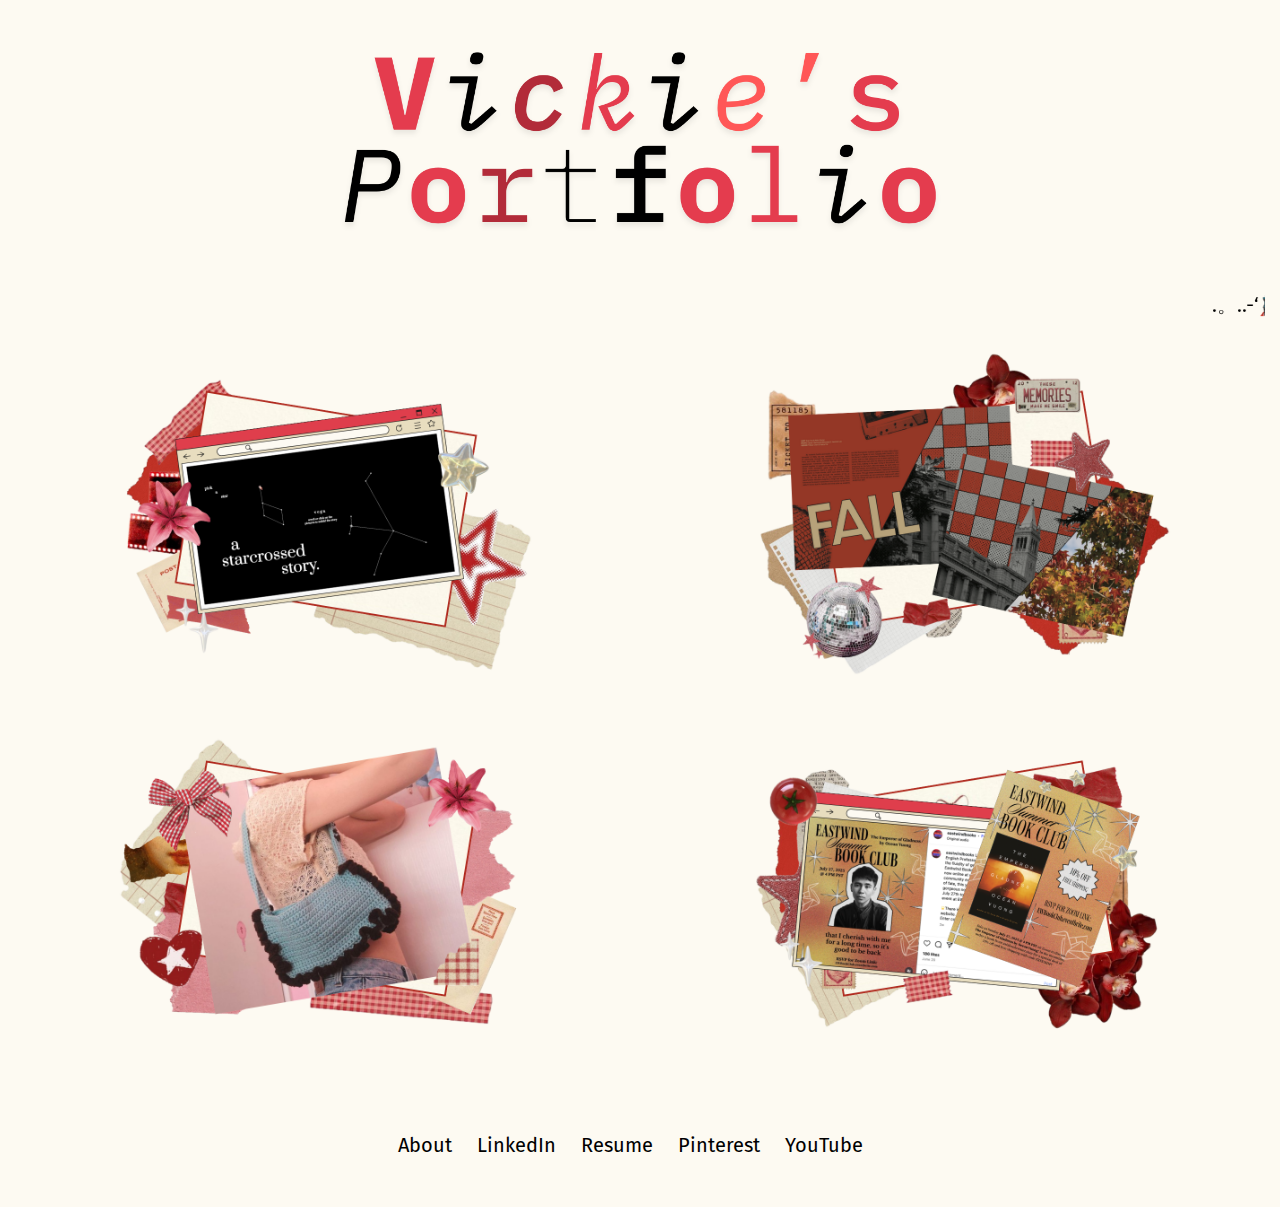
<file: index.html>
<!DOCTYPE html>
<html lang="en">
<head>
<title>Home</title>
<link rel="stylesheet" href="style.css">
<meta charset="UTF-8">
<meta name="viewport" content="width=device-width, initial-scale=1">
<link rel="preconnect" href="https://fonts.googleapis.com">
<link rel="preconnect" href="https://fonts.gstatic.com" crossorigin>
<link href="https://fonts.googleapis.com/css2?family=Fira+Sans&display=swap" rel="stylesheet">
<link rel="icon" type="image/png" href="favicon.png">
<img class="header" src="images/portfolioHeader.png" alt="Vickie's Portfolio">
</head>
<body>
<div class="container">
<div class="miniHeader"><marquee loop="infinite">.。..-‘🚂-‘. ☆ hello! welcome to my scrapbook of projects. enjoy your journey here! .。.. ☆ ᯓᡣ𐭩 </marquee></div>
<div class="content1"> <a href="starcrossedStory.html"><img onmouseout="this.src='content/content1.png';" onmouseover="this.src='content/content1H.png';" src="content/content1.png" alt="Picture of Starcrossed Story" class="center"></a>
</div>

<div class="content2"> <a href="yearbook.html"><img onmouseout="this.src='content/content2.png';" onmouseover="this.src='content/content2H.png';" src="content/content2.png" alt="Picture of yearbook" class="center"></a>
</div>

<div class="content3"> <a href="crochet.html"><img onmouseout="this.src='content/content3.png';" onmouseover="this.src='content/content3H.png';" src="content/content3.png" alt="Picture of crochet" class="center"></a>
</div>

<div class="content4"> <a href="books.html"><img onmouseout="this.src='content/content4.png';" onmouseover="this.src='content/content4H.png';" src="content/content4.png" alt="Picture of book" class="center"></a>
</div>
</div>
<div class="footer"> 
    <a href="about.html">About&nbsp;&nbsp;&nbsp&nbsp;</a>
    <a href="https://www.linkedin.com/in/vickie-cai/">LinkedIn&nbsp;&nbsp;&nbsp&nbsp;</a> 
    <a href="images/Vickie Cai Resume 2026.pdf">Resume&nbsp;&nbsp;&nbsp&nbsp;</a> 
    <a href="https://www.pinterest.com/moonkeike/">Pinterest&nbsp;&nbsp;&nbsp&nbsp;</a>
    <a href="https://www.youtube.com/@vickeikei">YouTube&nbsp;&nbsp;&nbsp&nbsp;</a>
</div>


</body>
</html>
</file>
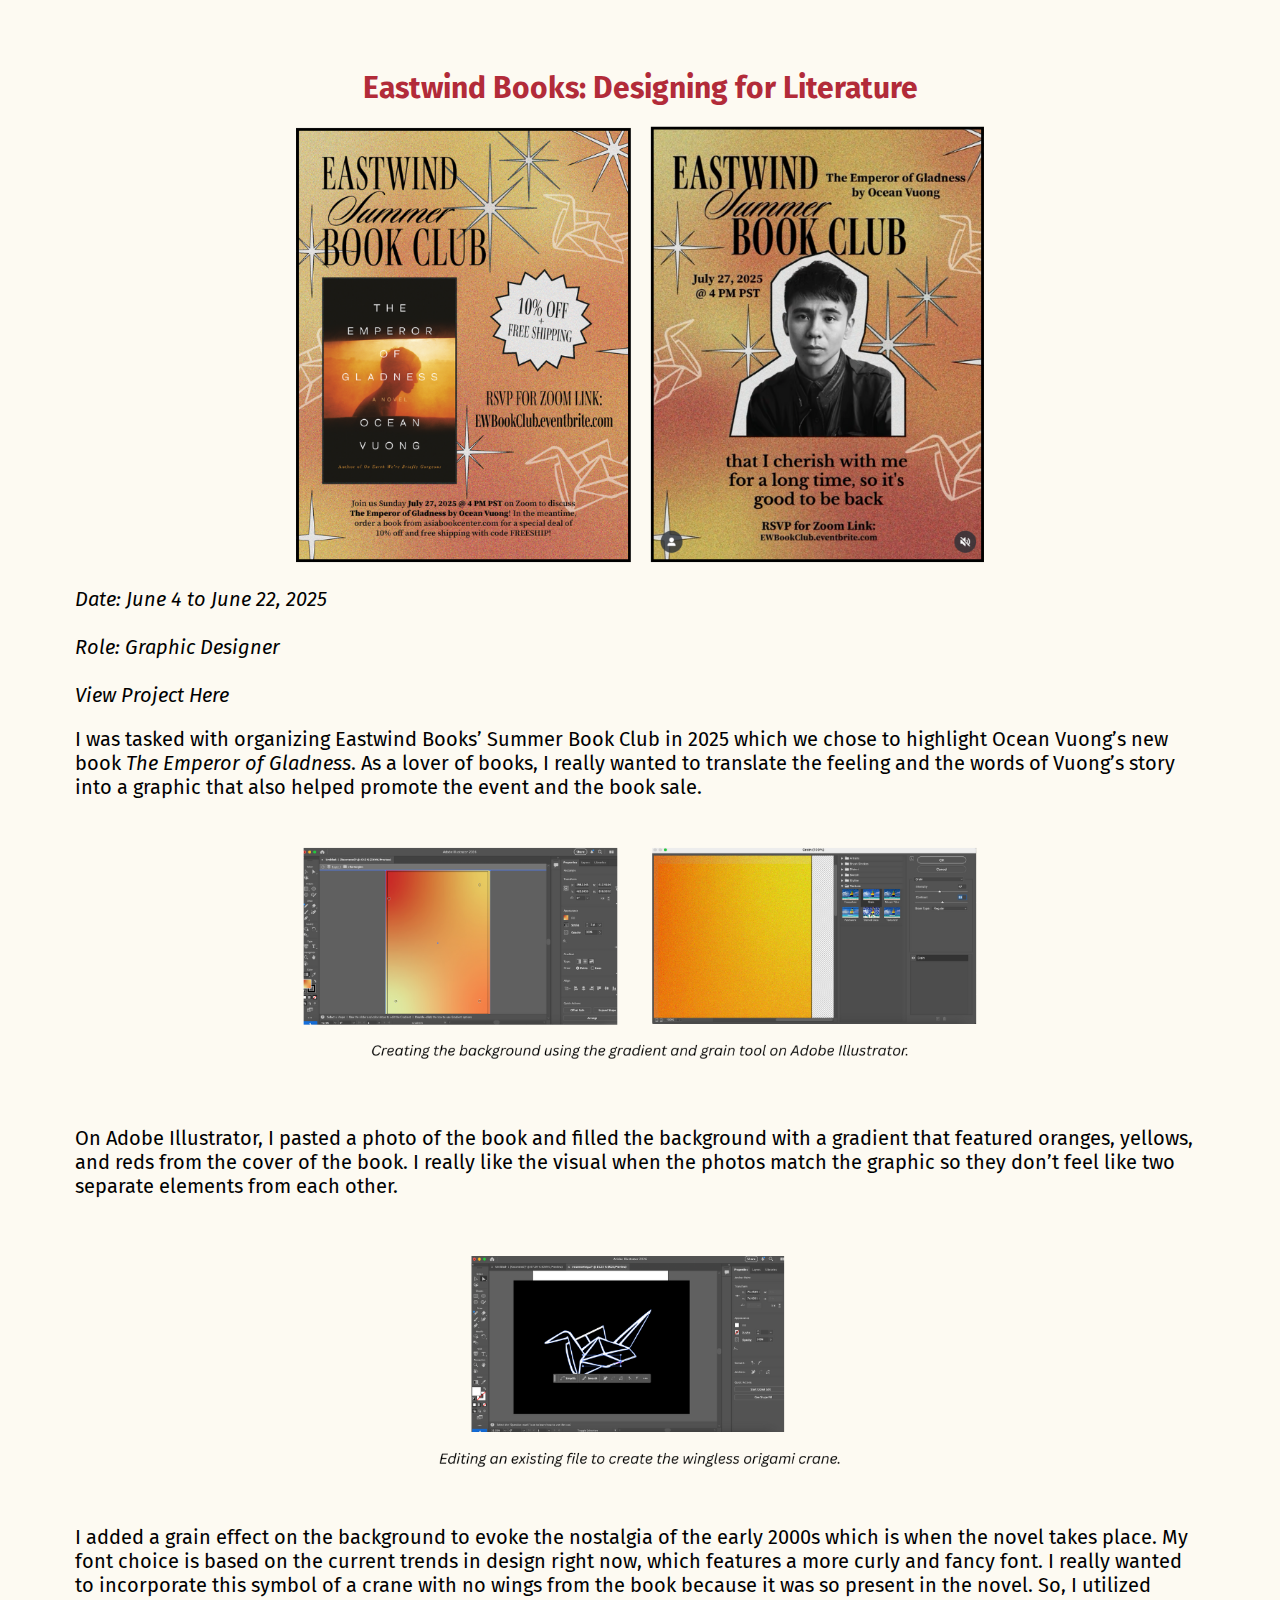
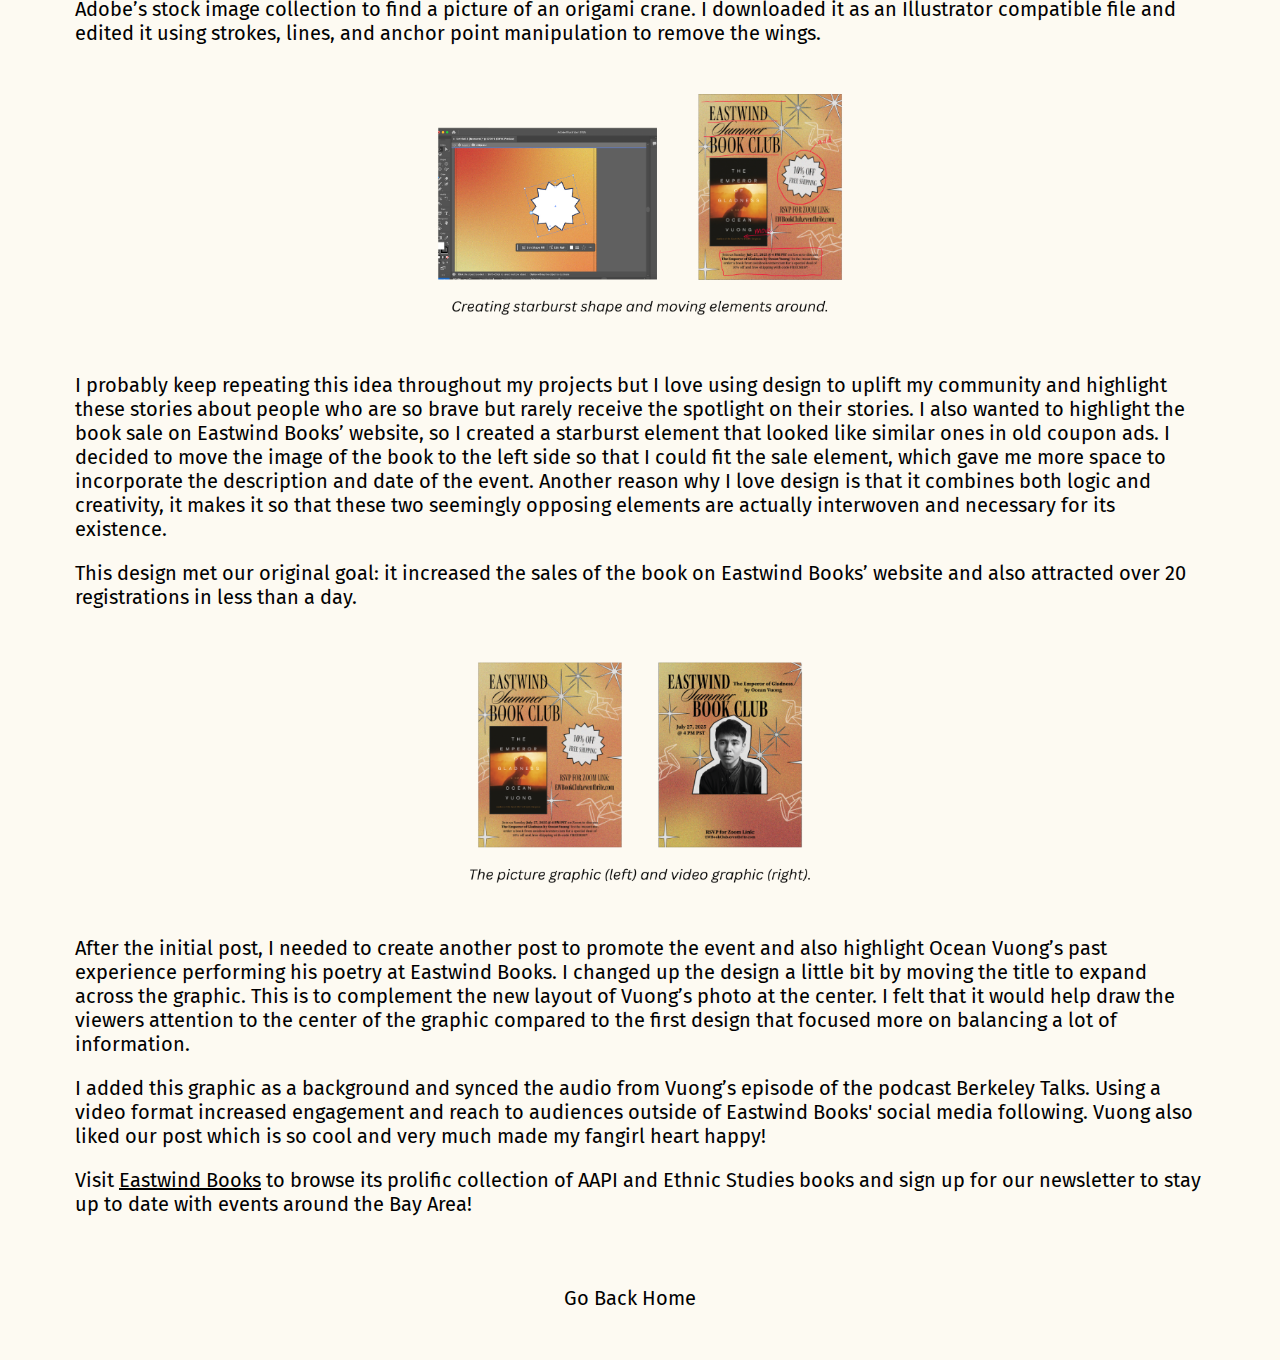
<file: books.html>
<!DOCTYPE html>
<html lang="en">
<head>
<title>Eastwind Books: Designing for Literature</title>
<link rel="stylesheet" href="style.css">
<meta charset="UTF-8">
<meta name="viewport" content="width=device-width, initial-scale=1">
<link rel="preconnect" href="https://fonts.googleapis.com">
<link rel="preconnect" href="https://fonts.gstatic.com" crossorigin>
<link href="https://fonts.googleapis.com/css2?family=Fira+Sans&display=swap" rel="stylesheet">
</head>
<body> 
    <h1>Eastwind Books: Designing for Literature</h1>
    <p> <img class="header" src="images/eastwindBook.png"> </p>
    <p> <i>Date: June 4 to June 22, 2025 <br> <br>Role:  Graphic Designer <br> <br> <a href="https://www.instagram.com/reel/DLJF6Ddyyw1/?utm_source=ig_web_copy_link&igsh=MzRlODBiNWFlZA=="> View Project Here</a> </i></p>
    <p>I was tasked with organizing Eastwind Books’ Summer Book Club in 2025 which we chose to highlight Ocean Vuong’s new book <i>The Emperor of Gladness</i>. As a lover of books, I really wanted to translate the feeling and the words of Vuong’s story into a graphic that also helped promote the event and the book sale. </p>
    <img src="captions/13.png" style="width:75%" class="center">
    <p>On Adobe Illustrator, I pasted a photo of the book and filled the background with a gradient that featured oranges, yellows, and reds from the cover of the book. I really like the visual when the photos match the graphic so they don’t feel like two separate elements from each other. </p>
    <img src="captions/14.png" style="width:75%" class="center">
    <p>I added a grain effect on the background to evoke the nostalgia of the early 2000s which is when the novel takes place. My font choice is based on the current trends in design right now, which features a more curly and fancy font. I really wanted to incorporate this symbol of a crane with no wings from the book because it was so present in the novel. So, I utilized Adobe’s stock image collection to find a picture of an origami crane. I downloaded it as an Illustrator compatible file and edited it using strokes, lines, and anchor point manipulation to remove the wings.</p>
    <img src="captions/15.png" style="width:75%" class="center">
    <p>I probably keep repeating this idea throughout my projects but I love using design to uplift my community and highlight these stories about people who are so brave but rarely receive the spotlight on their stories. I also wanted to highlight the book sale on Eastwind Books’ website, so I created a starburst element that looked like similar ones in old coupon ads. I decided to move the image of the book to the left side so that I could fit the sale element, which gave me more space to incorporate the description and date of the event. Another reason why I love design is that it combines both logic and creativity, it makes it so that these two seemingly opposing elements are actually interwoven and necessary for its existence. </p>
    <p>This design met our original goal: it increased the sales of the book on Eastwind Books’ website and also attracted over 20 registrations in less than a day.  </p>
    <img src="captions/16.png" style="width:75%" class="center">
    <p>After the initial post, I needed to create another post to promote the event and also highlight Ocean Vuong’s past experience performing his poetry at Eastwind Books. I changed up the design a little bit by moving the title to expand across the graphic. This is to complement the new layout of Vuong’s photo at the center. I felt that it would help draw the viewers attention to the center of the graphic compared to the first design that focused more on balancing a lot of information. </p>
    <p>I added this graphic as a background and synced the audio from Vuong’s episode of the podcast Berkeley Talks. Using a video format increased engagement and reach to audiences outside of Eastwind Books' social media following. Vuong also liked our post which is so cool and very much made my fangirl heart happy!</p>
    <p>Visit <a style="text-decoration: underline;" href="https://www.asiabookcenter.com/">Eastwind Books</a> to browse its prolific collection of AAPI and Ethnic Studies books and sign up for our newsletter to stay up to date with events around the Bay Area!</p>
</body>
<div class="footer"> 
        <a href="index.html">Go Back Home&nbsp;&nbsp;&nbsp&nbsp;</a>
    </div>
</html>
</file>
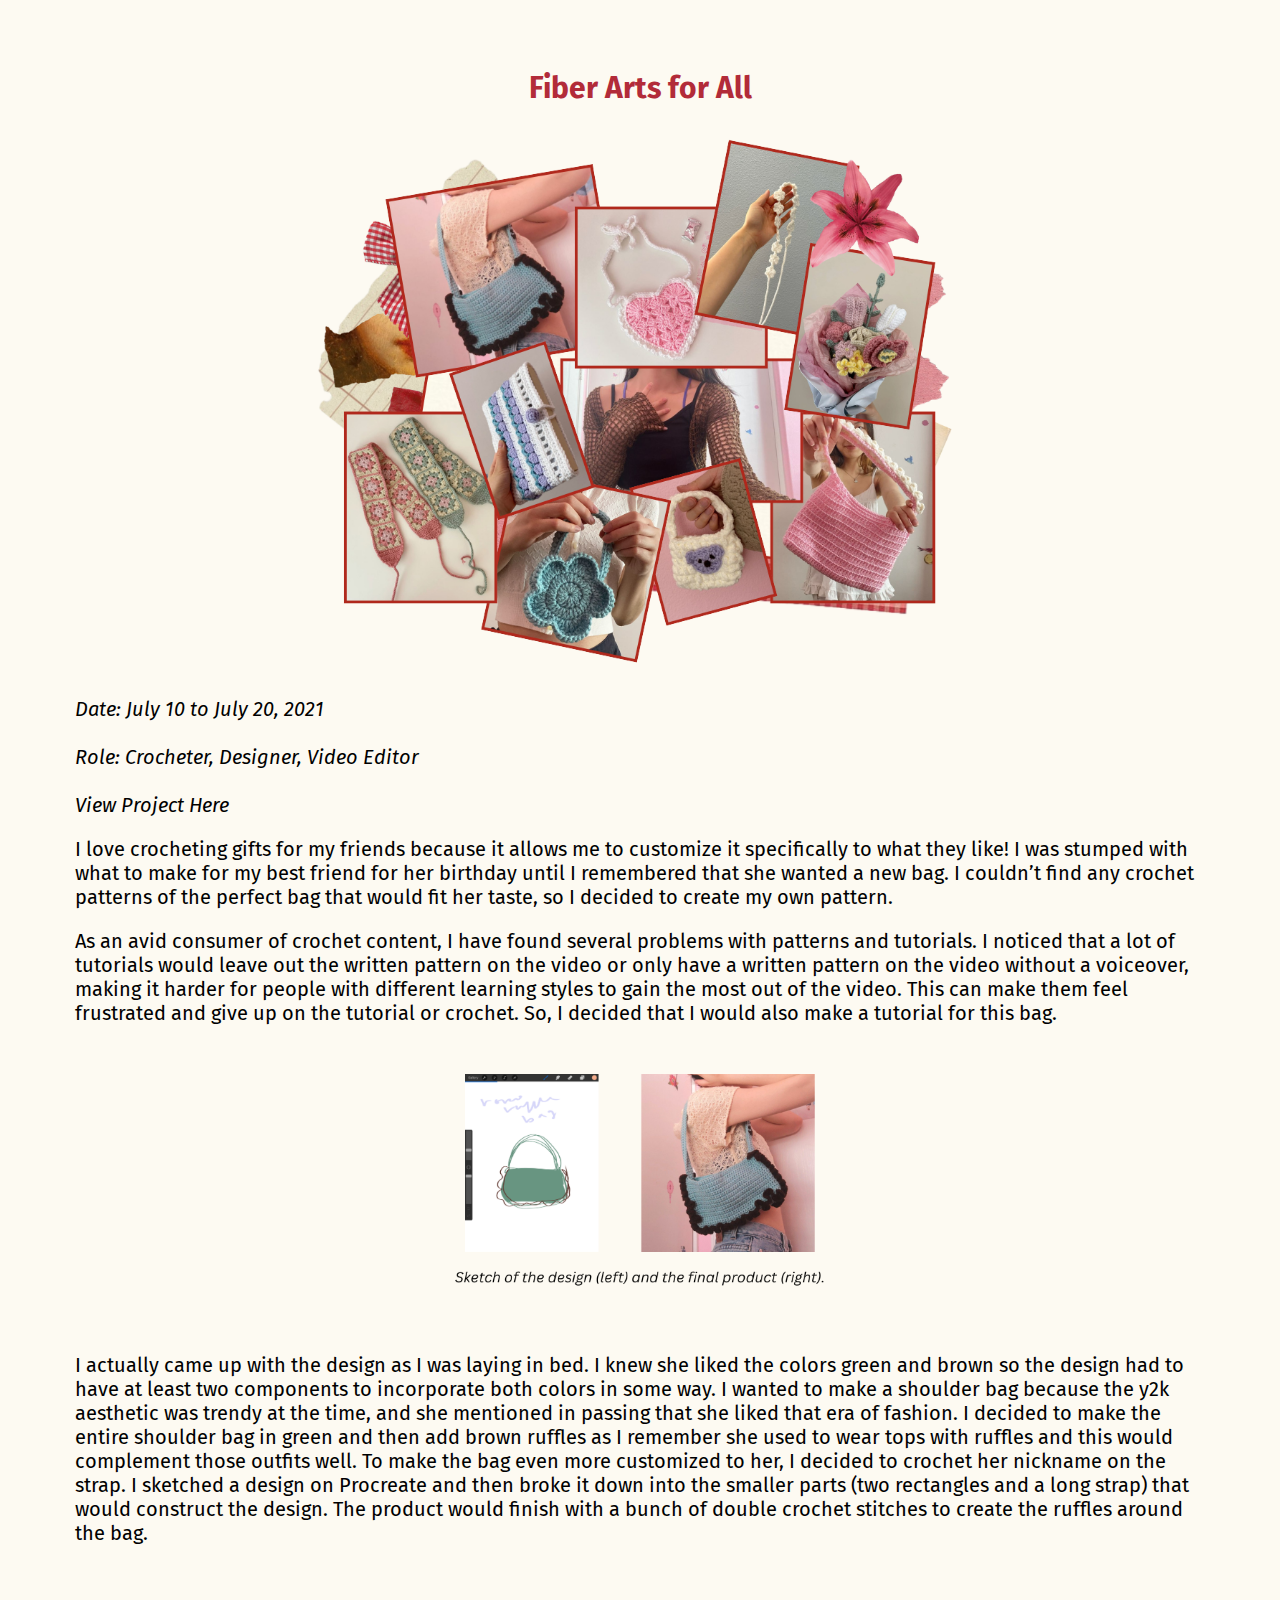
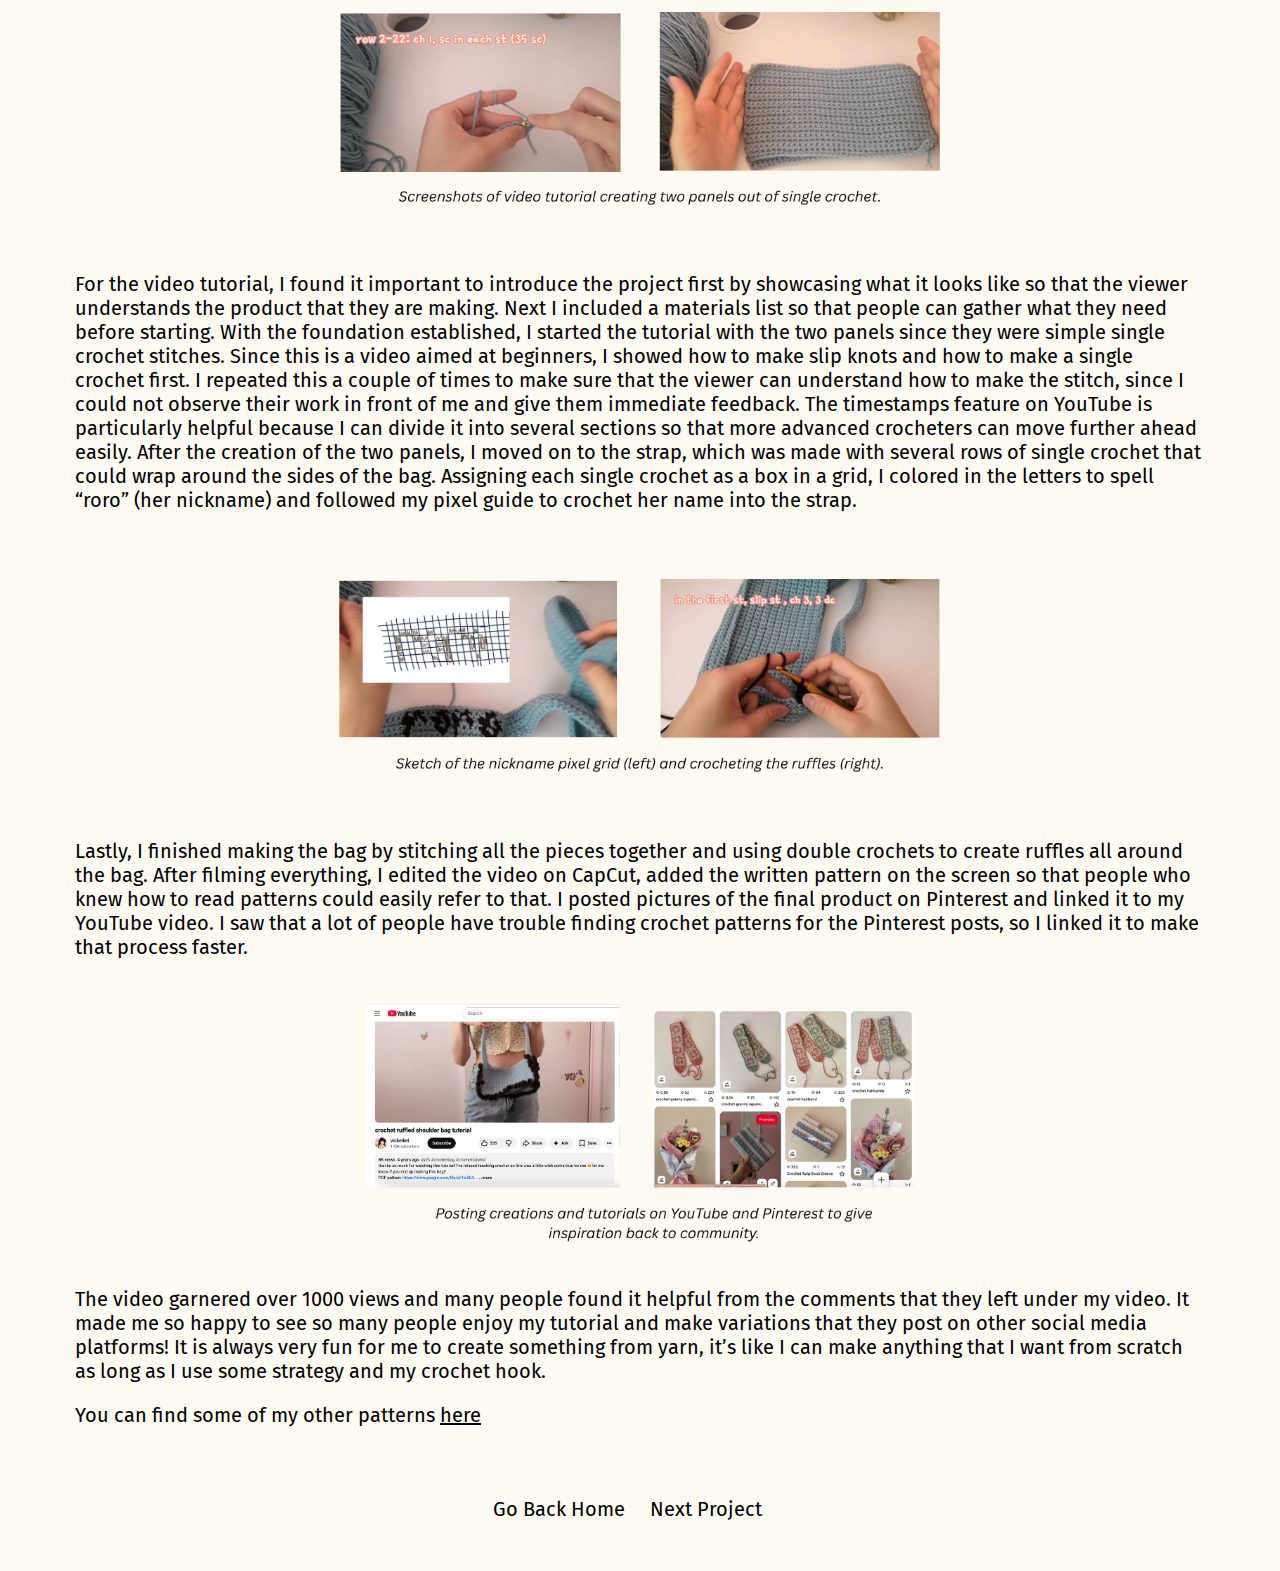
<file: crochet.html>
<!DOCTYPE html>
<html lang="en">
<head>
<title>Fiber Arts for All</title>
<link rel="stylesheet" href="style.css">
<meta charset="UTF-8">
<meta name="viewport" content="width=device-width, initial-scale=1">
<link rel="preconnect" href="https://fonts.googleapis.com">
<link rel="preconnect" href="https://fonts.gstatic.com" crossorigin>
<link href="https://fonts.googleapis.com/css2?family=Fira+Sans&display=swap" rel="stylesheet">
<link rel="icon" type="image/png" href="favicon.png">
</head>
<body> 
<h1>Fiber Arts for All</h1>
    <p> <img class="header" src="images/crochetcollage.png"> </p>
    <p><i>Date: July 10 to July 20, 2021 <br> <br>Role: Crocheter, Designer, Video Editor <br> <br> <a href="https://youtu.be/2nMO1wftzbc?si=FFxtA1iArHZ-XTm2"> View Project Here</a> </i></p>
    <p>I love crocheting gifts for my friends because it allows me to customize it specifically to what they like! I was stumped with what to make for my best friend for her birthday until I remembered that she wanted a new bag. I couldn’t find any crochet patterns of the perfect bag that would fit her taste, so I decided to create my own pattern. </p>
    <p>As an avid consumer of crochet content, I have found several problems with patterns and tutorials. I noticed that a lot of tutorials would leave out the written pattern on the video or only have a written pattern on the video without a voiceover, making it harder for people with different learning styles to gain the most out of the video. This can make them feel frustrated and give up on the tutorial or crochet. So, I decided that I would also make a tutorial for this bag.</p>
    <img src="captions/9.png" style="width:75%" class="center">
    <p>I actually came up with the design as I was laying in bed. I knew she liked the colors green and brown so the design had to have at least two components to incorporate both colors in some way. I wanted to make a shoulder bag because the y2k aesthetic was trendy at the time, and she mentioned in passing that she liked that era of fashion. I decided to make the entire shoulder bag in green and then add brown ruffles as I remember she used to wear tops with ruffles and this would complement those outfits well. To make the bag even more customized to her, I decided to crochet her nickname on the strap. I sketched a design on Procreate and then broke it down into the smaller parts (two rectangles and a long strap) that would construct the design. The product would finish with a bunch of double crochet stitches to create the ruffles around the bag. </p>
    <img src="captions/10.png" style="width:75%" class="center">
    <p>For the video tutorial, I found it important to introduce the project first by showcasing what it looks like so that the viewer understands the product that they are making. Next I included a materials list so that people can gather what they need before starting. With the foundation established, I started the tutorial with the two panels since they were simple single crochet stitches. Since this is a video aimed at beginners, I showed how to make slip knots and how to make a single crochet first. I repeated this a couple of times to make sure that the viewer can understand how to make the stitch, since I could not observe their work in front of me and give them immediate feedback. The timestamps feature on YouTube is particularly helpful because I can divide it into several sections so that more advanced crocheters can move further ahead easily. After the creation of the two panels, I moved on to the strap, which was made with several rows of single crochet that could wrap around the sides of the bag. Assigning each single crochet as a box in a grid, I colored in the letters to spell “roro” (her nickname) and followed my pixel guide to crochet her name into the strap. </p>
    <img src="captions/11.png" style="width:75%" class="center">
    <p>Lastly, I finished making the bag by stitching all the pieces together and using double crochets to create ruffles all around the bag. After filming everything, I edited the video on CapCut, added the written pattern on the screen so that people who knew how to read patterns could easily refer to that. I posted pictures of the final product on Pinterest and linked it to my YouTube video. I saw that a lot of people have trouble finding crochet patterns for the Pinterest posts, so I linked it to make that process faster. </p>
    <img src="captions/12.png" style="width:75%" class="center">
    <p>The video garnered over 1000 views and many people found it helpful from the comments that they left under my video. It made me so happy to see so many people enjoy my tutorial and make variations that they post on other social media platforms! It is always very fun for me to create something from yarn, it’s like I can make anything that I want from scratch as long as I use some strategy and my crochet hook. </p>
    <p>You can find some of my other patterns <a style="text-decoration: underline;" href="https://youtube.com/playlist?list=PLb0MJXix6_QCb5utTpy-0qFor5STPYjn1&si=ETyiwZG8tLMXSgWa">here</a></p>
</body>
<div class="footer"> 
        <a href="index.html">Go Back Home&nbsp;&nbsp;&nbsp&nbsp;</a>
        <a href="books.html">Next Project &nbsp;&nbsp;&nbsp&nbsp;</a>
    </div>
</html>
</file>
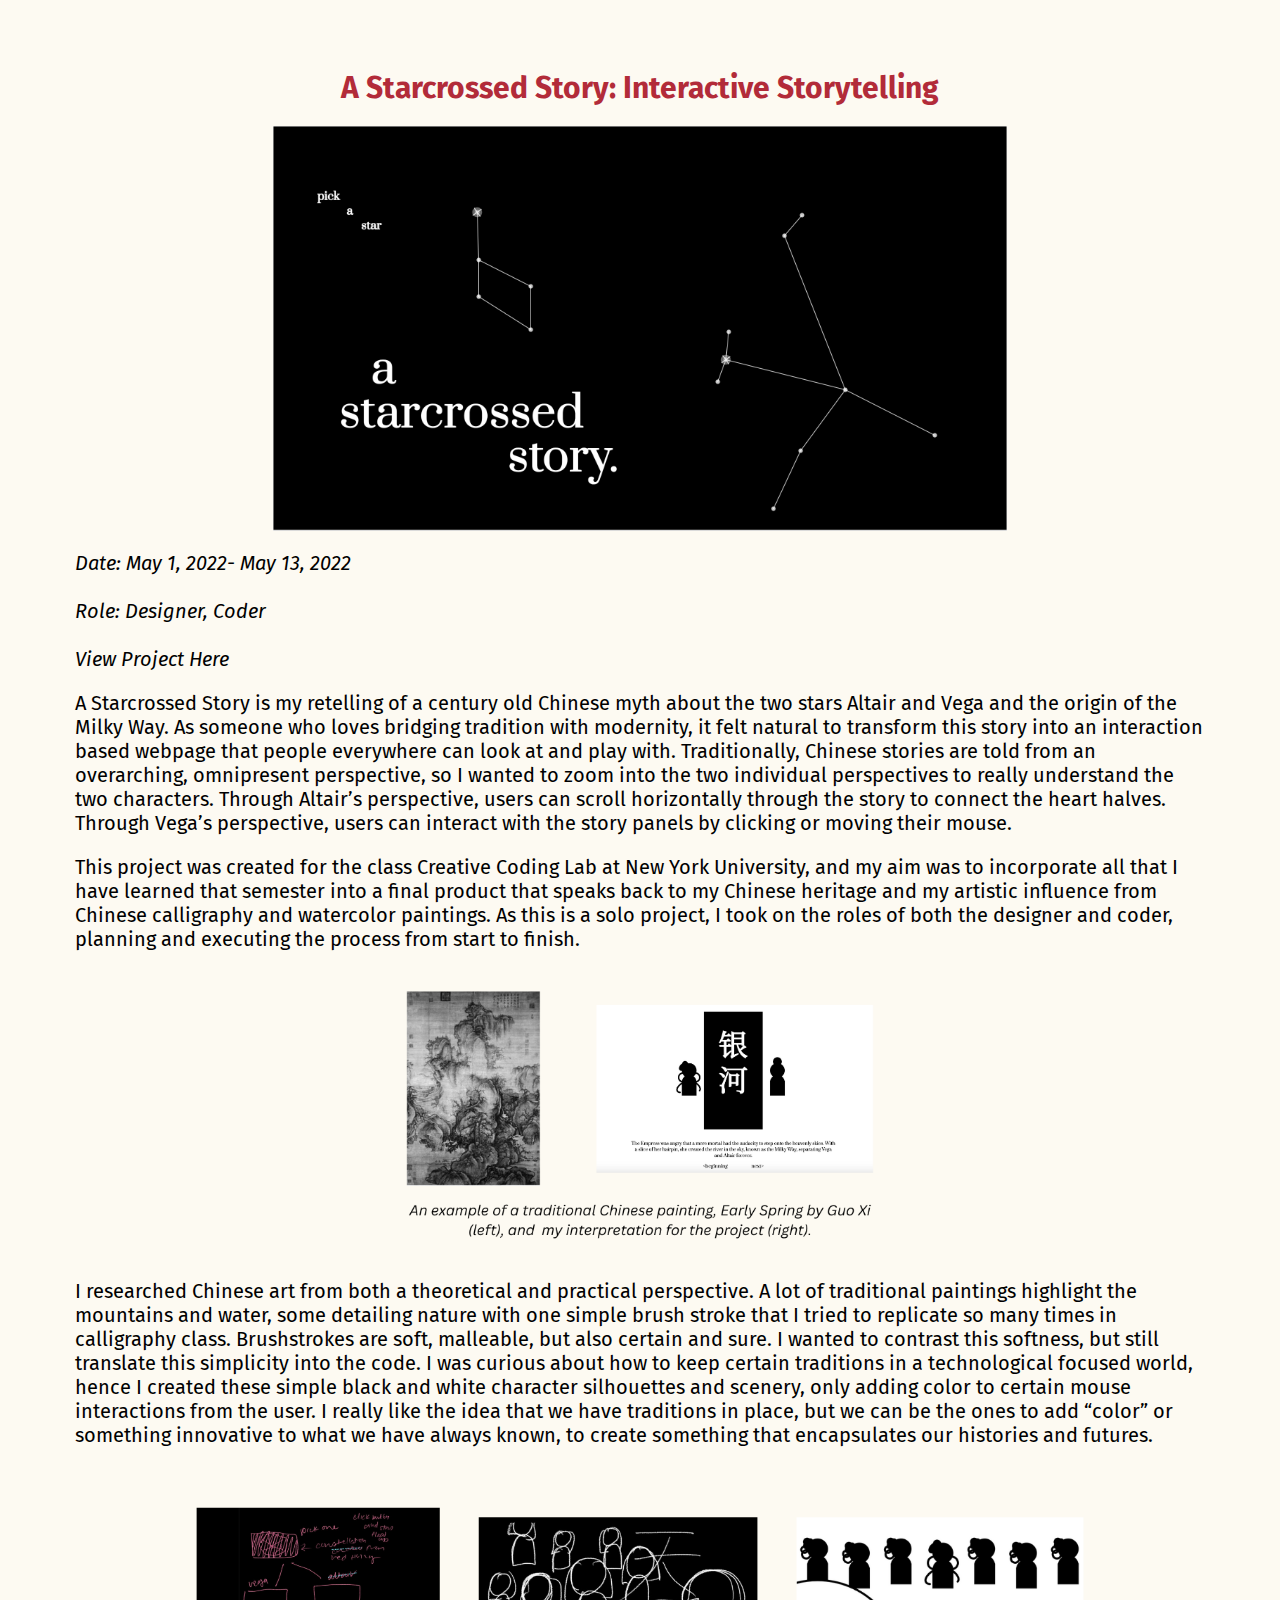
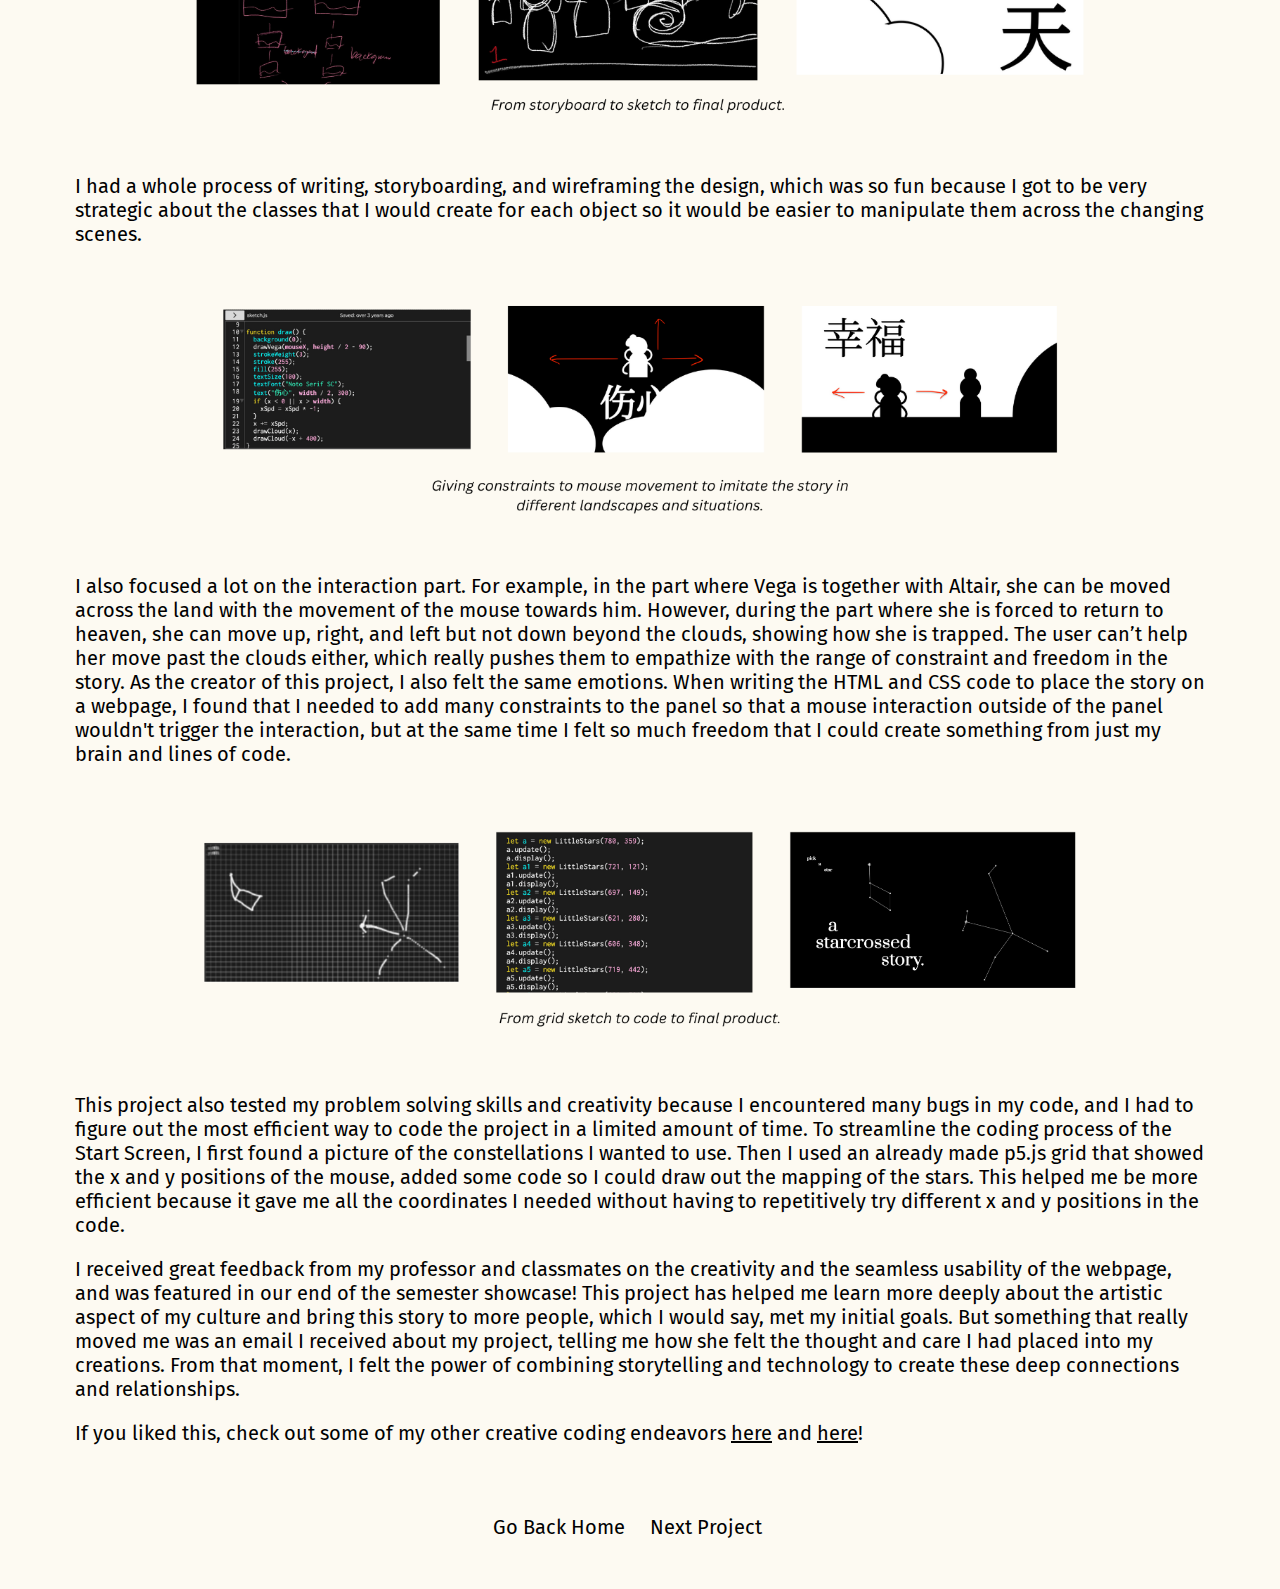
<file: starcrossedStory.html>
<!DOCTYPE html>
<html lang="en">
<head>
<title>A Starcrossed Story: Interactive Storytelling</title>
<link rel="stylesheet" href="style.css">
<meta charset="UTF-8">
<meta name="viewport" content="width=device-width, initial-scale=1">
<link rel="preconnect" href="https://fonts.googleapis.com">
<link rel="preconnect" href="https://fonts.gstatic.com" crossorigin>
<link href="https://fonts.googleapis.com/css2?family=Fira+Sans&display=swap" rel="stylesheet">
</head>
<body>  
    <h1>A Starcrossed Story: Interactive Storytelling</h1>
    <p> <img class="header" src="images/startscreenSTAR.png"> </p>
    <p><i>Date: May 1, 2022- May 13, 2022 <br> <br>Role: Designer, Coder <br> <br> <a href="https://vickeikei.github.io/cclabsp22/ProjectB/"> View Project Here</a> </i></p>
    <p>A Starcrossed Story is my retelling of a century old Chinese myth about the two stars Altair and Vega and the origin of the Milky Way. As someone who loves bridging tradition with modernity, it felt natural to transform this story into an interaction based webpage that people everywhere can look at and play with. Traditionally, Chinese stories are told from an overarching, omnipresent perspective, so I wanted to zoom into the two individual perspectives to really understand the two characters. Through Altair’s perspective, users can scroll horizontally through the story to connect the heart halves. Through Vega’s perspective, users can interact with the story panels by clicking or moving their mouse. </p>
    <p>This project was created for the class Creative Coding Lab at New York University, and my aim was to incorporate all that I have learned that semester into a final product that speaks back to my Chinese heritage and my artistic influence from Chinese calligraphy and watercolor paintings. As this is a solo project, I took on the roles of both the designer and coder, planning and executing the process from start to finish. </p>
    <img src="captions/1.png" style="width:75%" class="center">
    <p>I researched Chinese art from both a theoretical and practical perspective. A lot of traditional paintings highlight the mountains and water, some detailing nature with one simple brush stroke that I tried to replicate so many times in calligraphy class. Brushstrokes are soft, malleable, but also certain and sure. I wanted to contrast this softness, but still translate this simplicity into the code. I was curious about how to keep certain traditions in a technological focused world, hence I created these simple black and white character silhouettes and scenery, only adding color to certain mouse interactions from the user. I really like the idea that we have traditions in place, but we can be the ones to add “color” or something innovative to what we have always known, to create something that encapsulates our histories and futures. </p>
    <img src="captions/2.png" style="width:75%" class="center">
    <p>I had a whole process of writing, storyboarding, and wireframing the design, which was so fun because I got to be very strategic about the classes that I would create for each object so it would be easier to manipulate them across the changing scenes. </p> 
    <img src="captions/3.png" style="width:75%" class="center">
    <p>I also focused a lot on the interaction part. For example, in the part where Vega is together with Altair, she can be moved across the land with the movement of the mouse towards him. However, during the part where she is forced to return to heaven, she can move up, right, and left but not down beyond the clouds, showing how she is trapped. The user can’t help her move past the clouds either, which really pushes them to empathize with the range of constraint and freedom in the story. As the creator of this project, I also felt the same emotions. When writing the HTML and CSS code to place the story on a webpage, I found that I needed to add many constraints to the panel so that a mouse interaction outside of the panel wouldn't trigger the interaction, but at the same time I felt so much freedom that I could create something from just my brain and lines of code. 
    </p>
    <img src="captions/4.png" style="width:75%" class="center">
    <p>This project also tested my problem solving skills and creativity because I encountered many bugs in my code, and I had to figure out the most efficient way to code the project in a limited amount of time. To streamline the coding process of the Start Screen, I first found a picture of the constellations I wanted to use. Then I used an already made p5.js grid that showed the x and y positions of the mouse, added some code so I could draw out the mapping of the stars. This helped me be more efficient because it gave me all the coordinates I needed without having to repetitively try different x and y positions in the code.</p>
    <p>I received great feedback from my professor and classmates on the creativity and the seamless usability of the webpage, and was featured in our end of the semester showcase! This project has helped me learn more deeply about the artistic aspect of my culture and bring this story to more people, which I would say, met my initial goals. But something that really moved me was an email I received about my project, telling me how she felt the thought and care I had placed into my creations. From that moment, I felt the power of combining storytelling and technology to create these deep connections and relationships.
    </p>
    <p>If you liked this, check out some of my other creative coding endeavors <a style="text-decoration: underline;" href="https://vickeikei.github.io/interaction/yumeProject/index.html">here</a> and  <a style="text-decoration: underline;" href="https://editor.p5js.org/vickiecai/sketches">here</a>! </p>
</body>
<div class="footer"> 
        <a href="index.html">Go Back Home&nbsp;&nbsp;&nbsp&nbsp;</a>
        <a href="yearbook.html">Next Project &nbsp;&nbsp;&nbsp&nbsp;</a>
    </div>
</html>
</file>
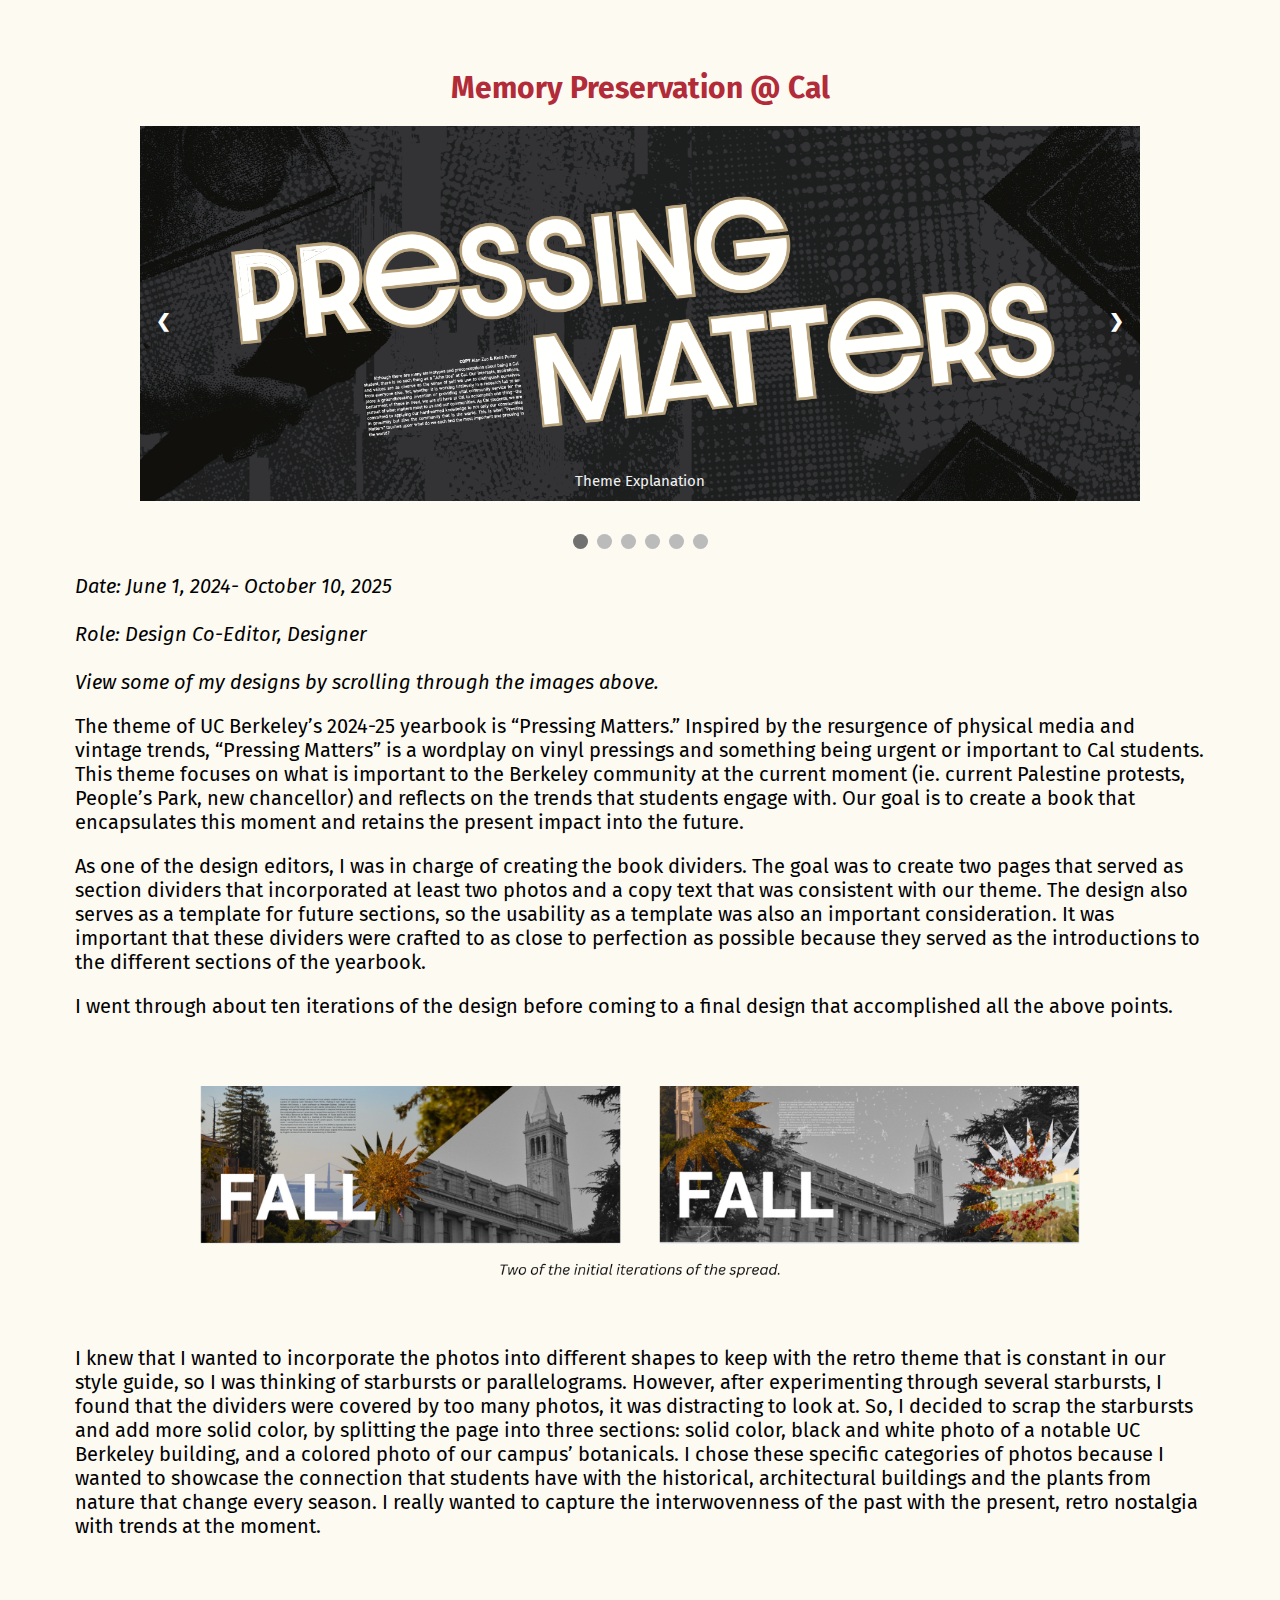
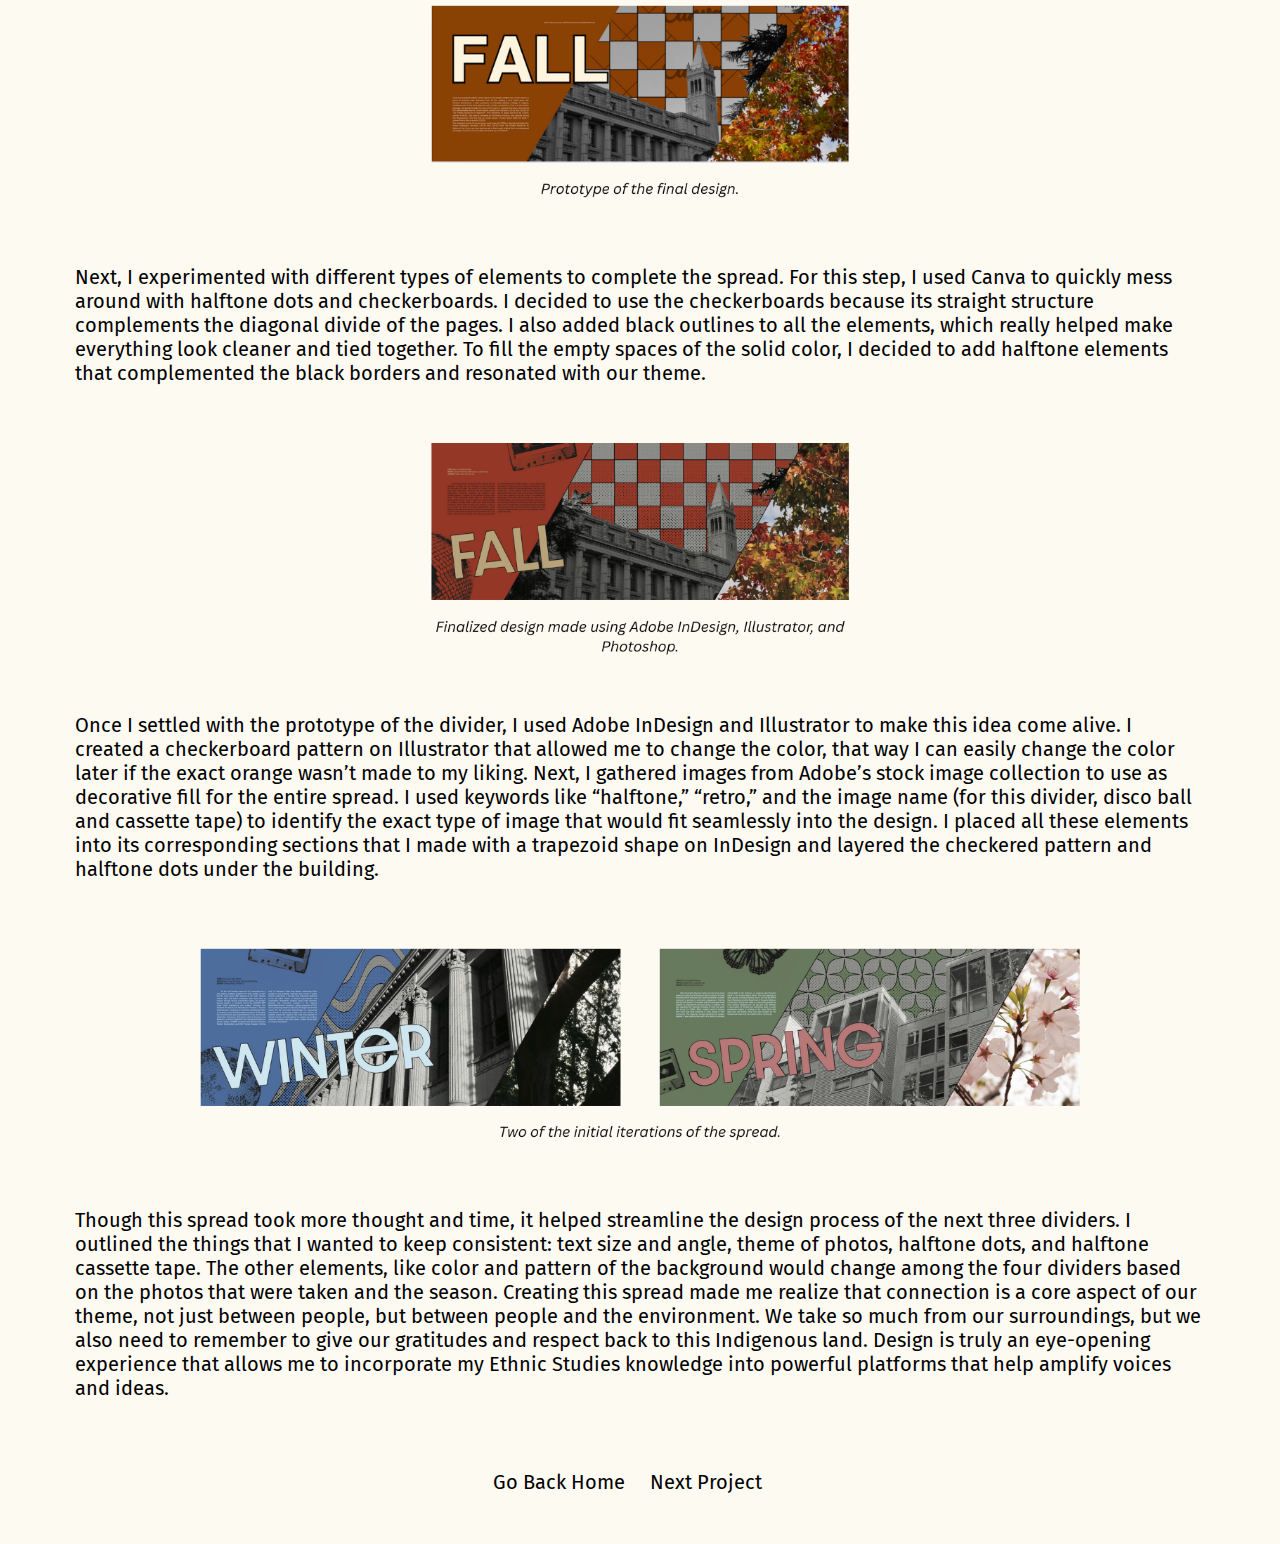
<file: yearbook.html>
<!DOCTYPE html>
<html lang="en">
<head>
<title>Memory Preservation @ Cal</title>
<link rel="stylesheet" href="style.css">
<meta charset="UTF-8">
<meta name="viewport" content="width=device-width, initial-scale=1">
<link rel="preconnect" href="https://fonts.googleapis.com">
<link rel="preconnect" href="https://fonts.gstatic.com" crossorigin>
<link href="https://fonts.googleapis.com/css2?family=Fira+Sans&display=swap" rel="stylesheet">
<link rel="icon" type="image/png" href="favicon.png">
</head>
<body> 
    <h1>Memory Preservation @ Cal</h1>
    <!-- code from w3schools.com -->
    <div class="slideshow-container">
  <div class="mySlides fade">
    <img src="images/openingpt1.png" style="width:100%">
    <div class="text">Theme Explanation</div>
  </div>

   <div class="mySlides fade">
    <img src="images/Fall Divider.png" style="width:100%">
    <div class="text">Fall Divider</div>
  </div>

  <div class="mySlides fade">
    <img src="images/Winter Divider.png" style="width:100%">
    <div class="text">Winter Divider</div>
  </div>

  <div class="mySlides fade">
    <img src="images/Spring Divider.png" style="width:100%">
    <div class="text">Spring Divider</div>
  </div>

  <div class="mySlides fade">
    <img src="images/Summer Divider.png" style="width:100%">
    <div class="text">Summer Divider</div>
  </div>

  <div class="mySlides fade">
    <img src="images/First Week of School.png" style="width:100%">
    <div class="text">Back to School</div>
  </div>

    <div class="mySlides fade">
    <img src="images/QT Ball.png" style="width:100%">
    <div class="text">QT Ball</div>
  </div>

  <a class="prev" onclick="plusSlides(-1)">&#10094;</a>
  <a class="next" onclick="plusSlides(1)">&#10095;</a>
</div>
<br>

<div style="text-align:center">
  <span class="dot" onclick="currentSlide(1)"></span>
  <span class="dot" onclick="currentSlide(2)"></span>
  <span class="dot" onclick="currentSlide(3)"></span>
  <span class="dot" onclick="currentSlide(4)"></span>
  <span class="dot" onclick="currentSlide(5)"></span>
  <span class="dot" onclick="currentSlide(6)"></span>
</div>
<script>
let slideIndex = 1;
showSlides(slideIndex);

function plusSlides(n) {
  showSlides(slideIndex += n);
}

function currentSlide(n) {
  showSlides(slideIndex = n);
}

function showSlides(n) {
  let i;
  let slides = document.getElementsByClassName("mySlides");
  let dots = document.getElementsByClassName("dot");
  if (n > slides.length) {slideIndex = 1}    
  if (n < 1) {slideIndex = slides.length}
  for (i = 0; i < slides.length; i++) {
    slides[i].style.display = "none";  
  }
  for (i = 0; i < dots.length; i++) {
    dots[i].className = dots[i].className.replace(" active", "");
  }
  slides[slideIndex-1].style.display = "block";  
  dots[slideIndex-1].className += " active";
}
</script>
    <p><i>Date: June 1, 2024- October 10, 2025 <br> <br>Role: Design Co-Editor, Designer <br> <br>View some of my designs by scrolling through the images above.</i></p>
    <p>The theme of UC Berkeley’s 2024-25 yearbook is “Pressing Matters.” Inspired by the resurgence of physical media and vintage trends, “Pressing Matters” is a wordplay on vinyl pressings and something being urgent or important to Cal students. This theme focuses on what is important to the Berkeley community at the current moment (ie. current Palestine protests, People’s Park, new chancellor) and reflects on the trends that students engage with. Our goal is to create a book that encapsulates this moment and retains the present impact into the future. </p>
    <p>As one of the design editors, I was in charge of creating the book dividers. The goal was to create two pages that served as section dividers that incorporated at least two photos and a copy text that was consistent with our theme. The design also serves as a template for future sections, so the usability as a template was also an important consideration. It was important that these dividers were crafted to as close to perfection as possible because they served as the introductions to the different sections of the yearbook. 
    </p>
    <p>I went through about ten iterations of the design before coming to a final design that accomplished all the above points. </p>
    <img src="captions/5.png" style="width:75%" class="center">
    <p>I knew that I wanted to incorporate the photos into different shapes to keep with the retro theme that is constant in our style guide, so I was thinking of starbursts or parallelograms. However, after experimenting through several starbursts, I found that the dividers were covered by too many photos, it was distracting to look at. So, I decided to scrap the starbursts and add more solid color, by splitting the page into three sections: solid color, black and white photo of a notable UC Berkeley building, and a colored photo of our campus’ botanicals. I chose these specific categories of photos because I wanted to showcase the connection that students have with the historical, architectural buildings and the plants from nature that change every season. I really wanted to capture the interwovenness of the past with the present, retro nostalgia with trends at the moment.</p>
    <img src="captions/6.png" style="width:75%" class="center">
    <p>Next, I experimented with different types of elements to complete the spread. For this step, I used Canva to quickly mess around with halftone dots and checkerboards. I decided to use the checkerboards because its straight structure complements the diagonal divide of the pages. I also added black outlines to all the elements, which really helped make everything look cleaner and tied together. To fill the empty spaces of the solid color, I decided to add halftone elements that complemented the black borders and resonated with our theme. </p>
    <img src="captions/7.png" style="width:75%" class="center">
    <p>Once I settled with the prototype of the divider, I used Adobe InDesign and Illustrator to make this idea come alive. I created a checkerboard pattern on Illustrator that allowed me to change the color, that way I can easily change the color later if the exact orange wasn’t made to my liking. Next, I gathered images from Adobe’s stock image collection to use as decorative fill for the entire spread. I used keywords like “halftone,” “retro,” and the image name (for this divider, disco ball and cassette tape) to identify the exact type of image that would fit seamlessly into the design. I placed all these elements into its corresponding sections that I made with a trapezoid shape on InDesign and layered the checkered pattern and halftone dots under the building. </p>
    <img src="captions/8.png" style="width:75%" class="center">
    <p>Though this spread took more thought and time, it helped streamline the design process of the next three dividers. I outlined the things that I wanted to keep consistent: text size and angle, theme of photos, halftone dots, and halftone cassette tape. The other elements, like color and pattern of the background would change among the four dividers based on the photos that were taken and the season. Creating this spread made me realize that connection is a core aspect of our theme, not just between people, but between people and the environment. We take so much from our surroundings, but we also need to remember to give our gratitudes and respect back to this Indigenous land. Design is truly an eye-opening experience that allows me to incorporate my Ethnic Studies knowledge into powerful platforms that help amplify voices and ideas. </p>
</body>
<div class="footer"> 
        <a href="index.html">Go Back Home&nbsp;&nbsp;&nbsp&nbsp;</a>
        <a href="crochet.html">Next Project &nbsp;&nbsp;&nbsp&nbsp;</a>
    </div>
</html>
</file>
<file: style.css>
head {
  background-color: #fdfaf2;
}

body {
 margin: 0px;
 background-color: #fdfaf2;
 font-family: "Fira Sans", sans-serif;
 font-size: 20px;
 color: black;
}

p {
  text-align: left;
  font-size: 20px;
  font-family: "Fira Sans", sans-serif;
  color: black;
  padding-top: 0px;
  padding-bottom: 0px;
  padding-left: 75px;
  padding-right: 75px;
}

h1 {
    text-align: center;
    font-size: 30px;
    color: #b22b39;
    padding-top: 50px;
}

.header {
    display: block;
    margin: auto;
    width:65%; 
    height:auto;
}

.container {
  display: grid;
  grid-template-areas:
    "miniHeader miniHeader"
    "content1 content2"
    "content3 content4"
    "footer footer";
  grid-template-columns: 1fr 1fr;
  gap: 5px;
  padding: 5px;
}
.container > div {
  background-color: #fdfaf2;
  padding: 10px;
}
.container > div.miniHeader {
  grid-area: miniHeader;
  text-align: center;
}
.container > div.content1 {
  grid-area: content1;
}
.container > div.content2 {
  grid-area: content2;
}
.container > div.content3 {
  grid-area: content3;
}
.container > div.content4 {
  grid-area: content4;
}

.footer {
  /* grid-area: footer; */
  display: block;
  margin-left: auto;
  margin-right: auto;
  text-align: center;
  padding-top: 50px;
  padding-bottom: 50px;
}

.center {
  display: block;
  margin-left: auto;
  margin-right: auto;
  width: 75%;
}

/* links */
a:link {
  color: black;
  text-decoration: none;
}

a:visited {
  color: black;
  text-decoration: none;
}

a:hover {
  color: #e43c4e;
  text-decoration: none;
}

ol {
  font-size: 20px;
  font-family: "Fira Sans", sans-serif;
  color: black;
  padding-top: 10px;
  padding-bottom: 10px;
  padding-left: 150px;
  padding-right: 85px;
}

/* .footer2 {
  
} */

#my-container {
  position: absolute;
  top: 0;
  left: 0;
  width: 100%;
  height: 100%;
  z-index: 1;
}

/* Slideshow container */
* {box-sizing:border-box}

/* Slideshow container */
.slideshow-container {
  max-width: 1000px;
  position: relative;
  margin: auto;
}

/* Hide the images by default */
.mySlides {
  display: none;
}

/* Next & previous buttons */
.prev, .next {
  cursor: pointer;
  position: absolute;
  top: 50%;
  width: auto;
  margin-top: -22px;
  padding: 16px;
  color: white;
  font-weight: bold;
  font-size: 18px;
  font-family: "Fira Sans", sans-serif;
  transition: 0.6s ease;
  border-radius: 0 3px 3px 0;
  user-select: none;
}

/* Position the "next button" to the right */
.next {
  right: 0;
  border-radius: 3px 0 0 3px;
}

.prev:hover, .next:hover {
  background-color: rgba(0,0,0,0.8);
}

.text {
  color: #f2f2f2;
  font-size: 15px;
  font-family: "Fira Sans", sans-serif;
  padding: 8px 12px;
  position: absolute;
  bottom: 8px;
  width: 100%;
  text-align: center;
}

.dot {
  cursor: pointer;
  height: 15px;
  width: 15px;
  margin: 0 2px;
  background-color: #bbb;
  border-radius: 50%;
  display: inline-block;
  transition: background-color 0.6s ease;
}

.active, .dot:hover {
  background-color: #717171;
}

.fade {
  animation-name: fade;
  animation-duration: 1.5s;
}

@keyframes fade {
  from {opacity: .4}
  to {opacity: 1}
}
</file>
